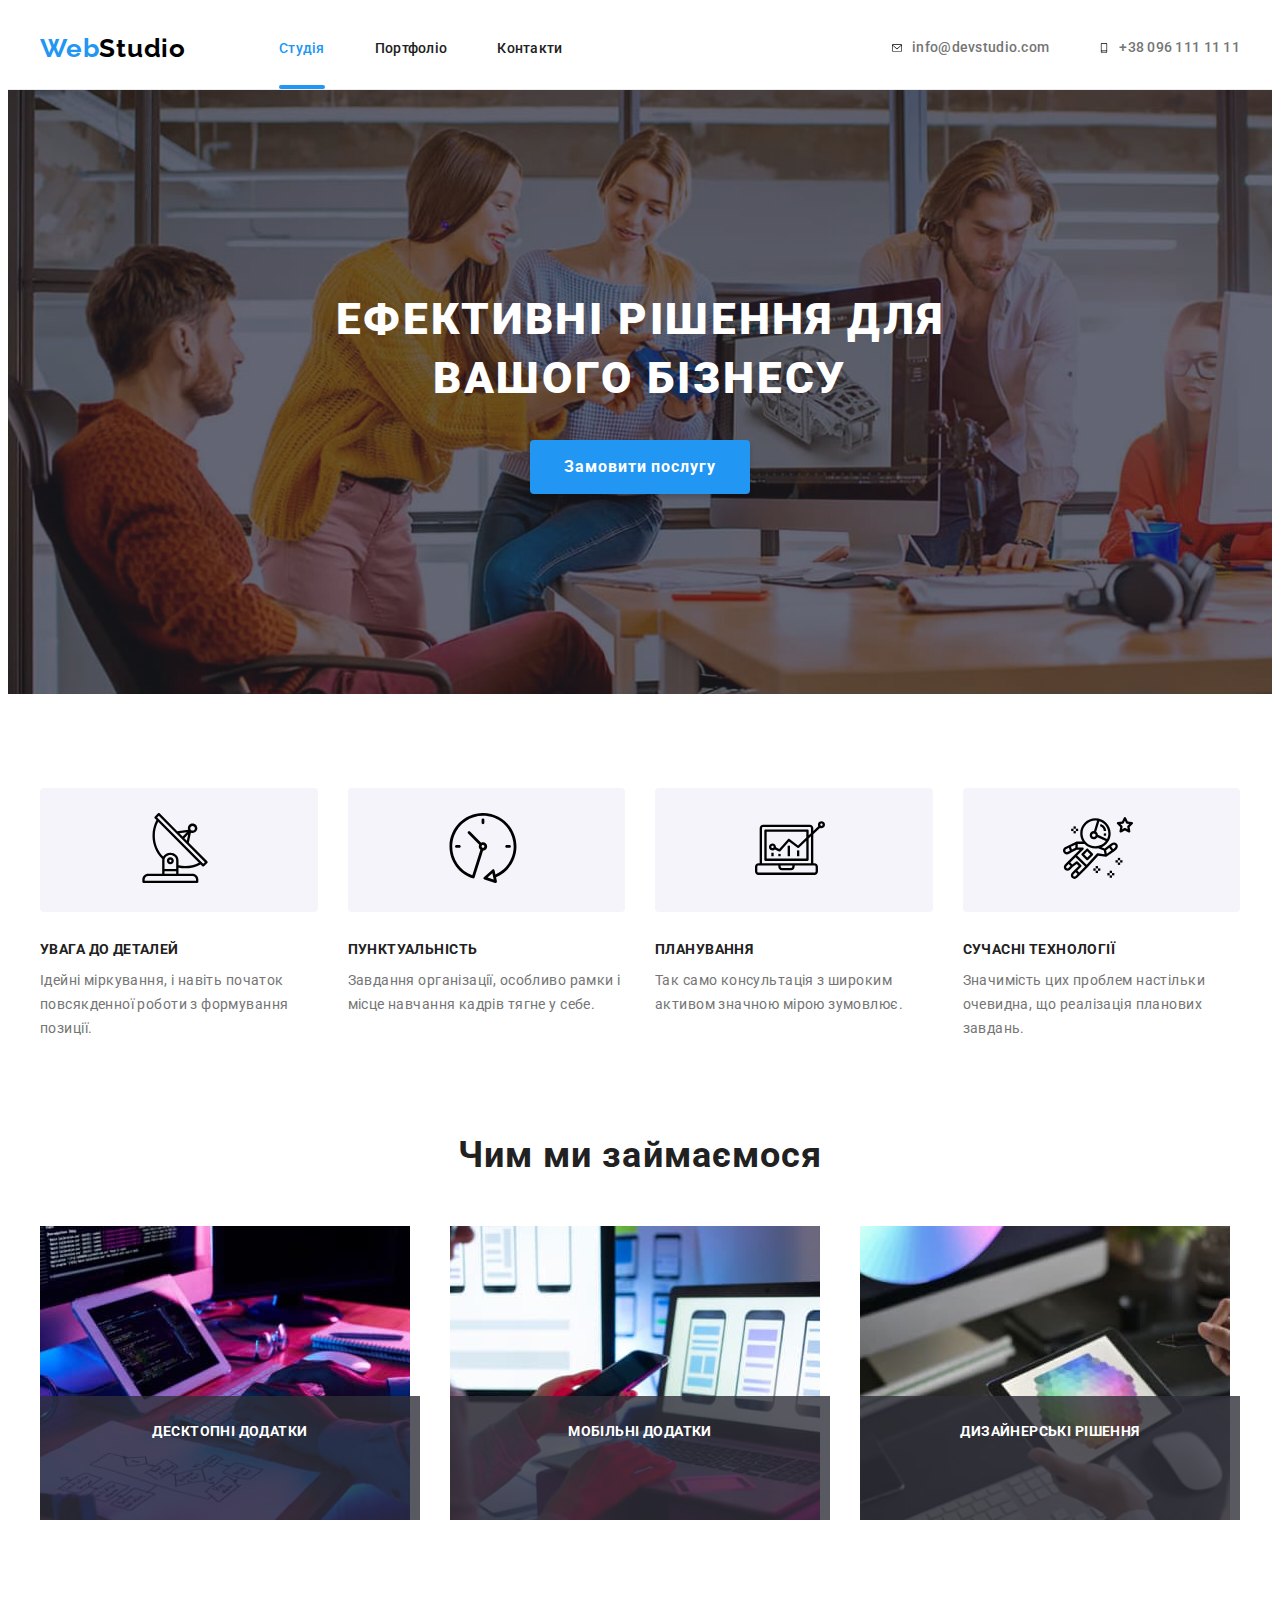
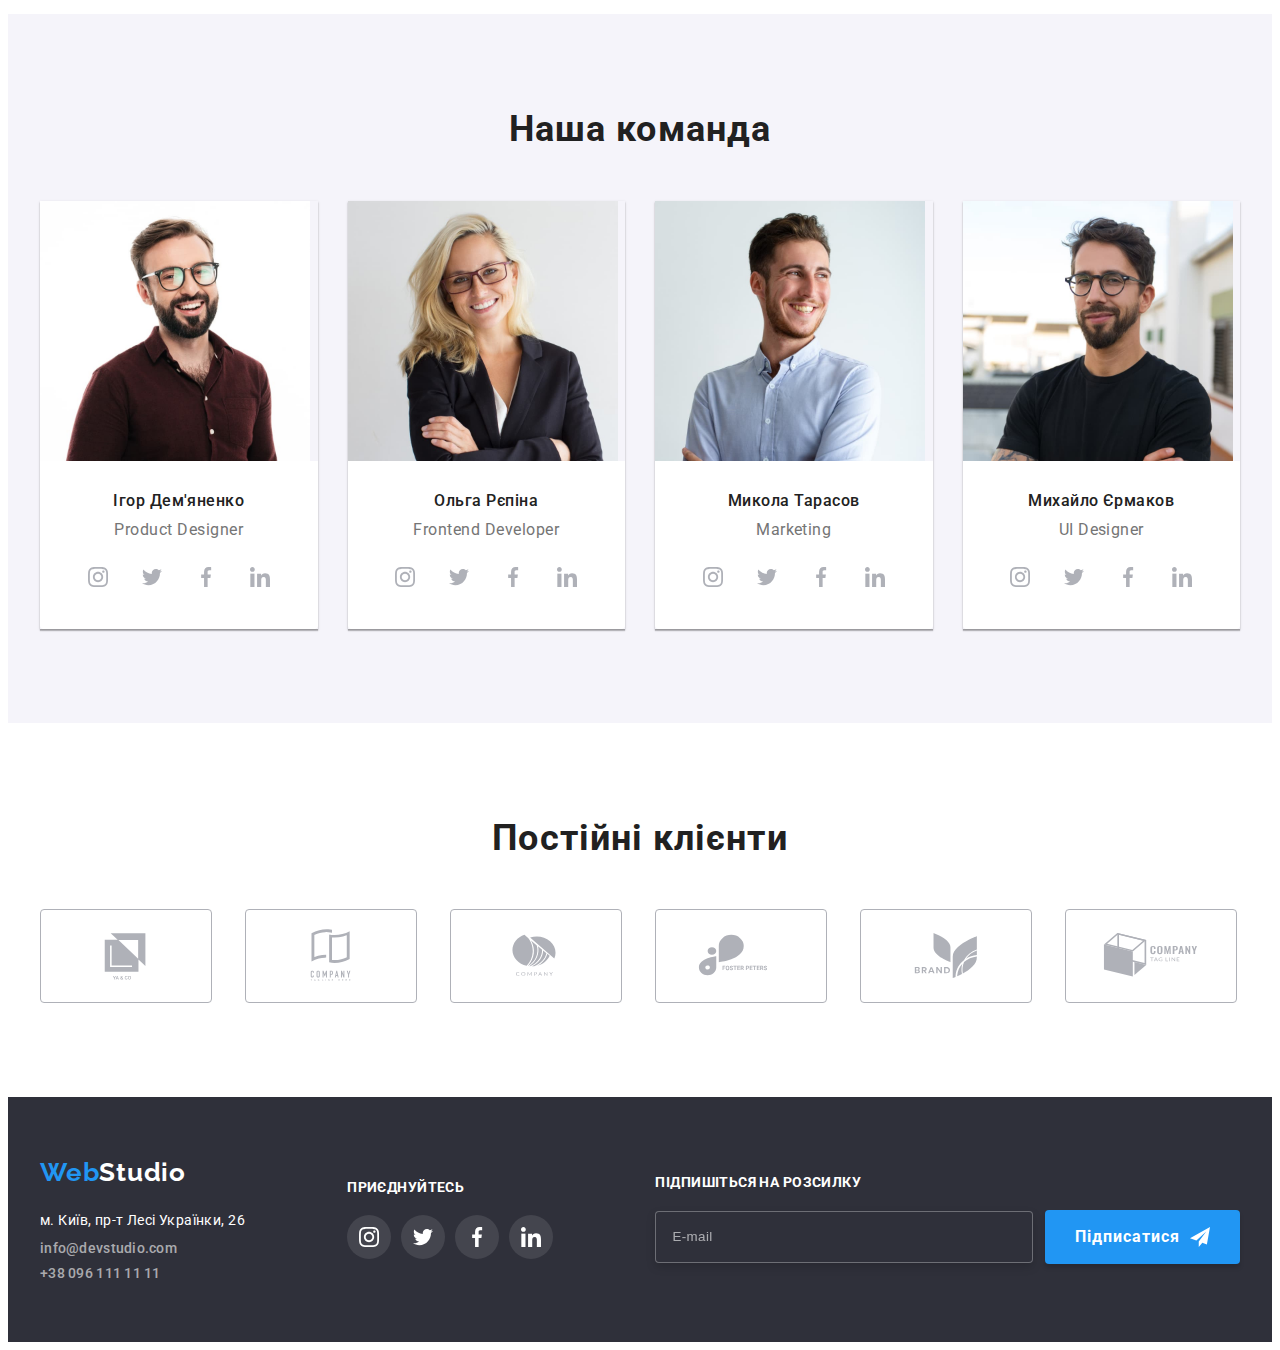
<file: index.htm>
<!DOCTYPE html>
<html lang="uk">
  <head>
    <meta charset="UTF-8" />
    <meta http-equiv="X-UA-Compatible" content="IE=edge" />
    <meta name="viewport" content="width=device-width, initial-scale=1.0" />
    <title>WebStudio</title>
    <link rel="preconnect" href="https://fonts.googleapis.com" />
    <link rel="preconnect" href="https://fonts.gstatic.com" crossorigin />
    <link
      href="https://fonts.googleapis.com/css2?family=Raleway:wght@700&family=Roboto:wght@400;500;700;900&display=swap"
      rel="stylesheet"
    />
    <link
      rel="stylesheet"
      href="https://cdnjs.cloudflare.com/ajax/libs/modern-normalize/1.1.0/modern-normalize.min.css"
      integrity="sha512-wpPYUAdjBVSE4KJnH1VR1HeZfpl1ub8YT/NKx4PuQ5NmX2tKuGu6U/JRp5y+Y8XG2tV+wKQpNHVUX03MfMFn9Q=="
      crossorigin="anonymous"
      referrerpolicy="no-referrer"
    />
    <link rel="stylesheet" href="./css/styles.css" />
  </head>
  <body>
    <!-- ========== Heder ========== -->
    <header class="page-header">
      <div class="container">
        <nav class="page-nav">
          <a class="logo link" href="./index.htm"
            >Web<span class="color-logo-header">Studio</span></a
          >
          <ul class="menu list">
            <li class="menu-item">
              <a
                class="menu-link link text-color-theme-light current"
                href="./index.htm"
                >Студія</a
              >
            </li>
            <li class="menu-item">
              <a
                class="menu-link link text-color-theme-light"
                href="./portfolio.htm"
                >Портфоліо</a
              >
            </li>
            <li class="menu-item">
              <a class="menu-link link text-color-theme-light" href=""
                >Контакти</a
              >
            </li>
          </ul>
        </nav>
        <ul class="list heder-list-contact">
          <li class="contacts-item">
            <a class="contacts-link link" href="mailto:info@devstudio.com">
              <svg class="contacts-icon" width="10" height="16">
                <use href="./images/sprite.svg#icon-envelope"></use>
              </svg>
              info@devstudio.com</a
            >
          </li>
          <li class="contacts-item">
            <a class="contacts-link link" href="tel:+380961111111">
              <svg class="contacts-icon" width="10" height="16">
                <use href="./images/sprite.svg#icon-smartphone"></use>
              </svg>
              +38 096 111 11 11</a
            >
          </li>
        </ul>
      </div>
    </header>
    <main>
      <!-- ========== Hero ========== -->
      <section class="hero section">
        <div class="cotainer">
          <h1 class="main-title">
            Ефективні рішення для <br />
            вашого бізнесу
          </h1>
          <button class="modal-btn" type="button" data-modal-open>
            Замовити послугу
          </button>
        </div>
      </section>
      <!-- ========== Features ========== -->
      <section class="section">
        <div class="container">
          <h2
            class="visually-hidden features-title title text-color-theme-light"
          >
            Особливості
          </h2>
          <ul class="list flex-list">
            <li class="features-item">
              <div class="features-icon">
                <svg class="icon-antenna" width="70px" height="70px">
                  <use href="./images/sprite.svg#icon-antenna"></use>
                </svg>
              </div>
              <h3 class="features-subtitle text-color-theme-light">
                УВАГА ДО ДЕТАЛЕЙ
              </h3>
              <p class="features-text">
                Ідейні міркування, і навіть початок повсякденної роботи з
                формування позиції.
              </p>
            </li>
            <li class="features-item">
              <div class="features-icon">
                <svg class="icon-clock" width="70px" height="70px">
                  <use href="./images/sprite.svg#icon-clock"></use>
                </svg>
              </div>
              <h3 class="features-subtitle text-color-theme-light">
                ПУНКТУАЛЬНІСТЬ
              </h3>
              <p class="features-text">
                Завдання організації, особливо рамки і місце навчання кадрів
                тягне у себе.
              </p>
            </li>
            <li class="features-item">
              <div class="features-icon">
                <svg class="icon-diagram" width="70px" height="70px">
                  <use href="./images/sprite.svg#icon-diagram"></use>
                </svg>
              </div>
              <h3 class="features-subtitle text-color-theme-light">
                ПЛАНУВАННЯ
              </h3>
              <p class="features-text">
                Так само консультація з широким активом значною мірою зумовлює.
              </p>
            </li>
            <li class="features-item">
              <div class="features-icon">
                <svg class="icon-astronaut" width="70px" height="70px">
                  <use href="./images/sprite.svg#icon-astronaut"></use>
                </svg>
              </div>
              <h3 class="features-subtitle text-color-theme-light">
                СУЧАСНІ ТЕХНОЛОГІЇ
              </h3>
              <p class="features-text">
                Значимість цих проблем настільки очевидна, що реалізація
                планових завдань.
              </p>
            </li>
          </ul>
        </div>
      </section>
      <!-- ========== Work ========== -->
      <section class="work section">
        <div class="container">
          <h2 class="title text-color-theme-light">Чим ми займаємося</h2>
          <ul class="list flex-list">
            <li class="work-item">
              <img
                src="./images/main-page/img1.jpg"
                alt="Людина пише код на клавіатурі"
                width="370"
              />
              <p class="row-work">Десктопні додатки</p>
            </li>
            <li class="work-item">
              <img
                src="./images/main-page/img2.jpg"
                alt="Людина тестує верстку"
                width="370"
              />
              <p class="row-work">Мобільні додатки</p>
            </li>
            <li class="work-item">
              <img
                src="./images/main-page/img3.jpg"
                alt="Людина вибирає колір з палітри кольорів"
                width="370"
              />
              <p class="row-work">Дизайнерські рішення</p>
            </li>
          </ul>
        </div>
      </section>
      <!-- ========== Team ========== -->
      <section class="section section-team">
        <div class="container">
          <h2 class="title text-color-theme-light">Наша команда</h2>
          <ul class="list flex-list">
            <li class="team-item">
              <img
                src="./images/main-page/img4.jpg"
                alt="Портрет ИІгор Дем'яненко"
                width="270"
              />
              <div class="team-card-content">
                <h3 class="team-subtitle text-color-theme-light">
                  Ігор Дем'яненко
                </h3>
                <p class="team-text" lang="en">Product Designer</p>
                <ul class="social-list list">
                  <li class="social-list-item">
                    <a href="" class="social-list-link">
                      <svg class="social-list-icon" width="20px" height="20px">
                        <use href="./images/sprite.svg#icon-instagram"></use>
                      </svg>
                    </a>
                  </li>
                  <li class="social-list-item">
                    <a href="" class="social-list-link">
                      <svg class="social-list-icon" width="20px" height="20px">
                        <use href="./images/sprite.svg#icon-twitter"></use>
                      </svg>
                    </a>
                  </li>
                  <li class="social-list-item">
                    <a href="" class="social-list-link">
                      <svg class="social-list-icon" width="20px" height="20px">
                        <use href="./images/sprite.svg#icon-facebook"></use>
                      </svg>
                    </a>
                  </li>
                  <li class="social-list-item">
                    <a href="" class="social-list-link">
                      <svg class="social-list-icon" width="20px" height="20px">
                        <use href="./images/sprite.svg#icon-linkedin"></use>
                      </svg>
                    </a>
                  </li>
                </ul>
              </div>
            </li>
            <li class="team-item">
              <img
                src="./images/main-page/img5.jpg"
                alt="Портрет Ольга Рєпіна"
                width="270"
              />
              <div class="team-card-content">
                <h3 class="team-subtitle text-color-theme-light">
                  Ольга Рєпіна
                </h3>
                <p class="team-text" lang="en">Frontend Developer</p>
                <ul class="social-list list">
                  <li class="social-list-item">
                    <a href="" class="social-list-link">
                      <svg class="social-list-icon" width="20px" height="20px">
                        <use href="./images/sprite.svg#icon-instagram"></use>
                      </svg>
                    </a>
                  </li>
                  <li class="social-list-item">
                    <a href="" class="social-list-link">
                      <svg class="social-list-icon" width="20px" height="20px">
                        <use href="./images/sprite.svg#icon-twitter"></use>
                      </svg>
                    </a>
                  </li>
                  <li class="social-list-item">
                    <a href="" class="social-list-link">
                      <svg class="social-list-icon" width="20px" height="20px">
                        <use href="./images/sprite.svg#icon-facebook"></use>
                      </svg>
                    </a>
                  </li>
                  <li class="social-list-item">
                    <a href="" class="social-list-link">
                      <svg class="social-list-icon" width="20px" height="20px">
                        <use href="./images/sprite.svg#icon-linkedin"></use>
                      </svg>
                    </a>
                  </li>
                </ul>
              </div>
            </li>
            <li class="team-item">
              <img
                src="./images/main-page/img6.jpg"
                alt="Портрет Микола Тарасов"
                width="270"
              />
              <div class="team-card-content">
                <h3 class="team-subtitle text-color-theme-light">
                  Микола Тарасов
                </h3>
                <p class="team-text" lang="en">Marketing</p>
                <ul class="social-list list">
                  <li class="social-list-item">
                    <a href="" class="social-list-link">
                      <svg class="social-list-icon" width="20px" height="20px">
                        <use href="./images/sprite.svg#icon-instagram"></use>
                      </svg>
                    </a>
                  </li>
                  <li class="social-list-item">
                    <a href="" class="social-list-link">
                      <svg class="social-list-icon" width="20px" height="20px">
                        <use href="./images/sprite.svg#icon-twitter"></use>
                      </svg>
                    </a>
                  </li>
                  <li class="social-list-item">
                    <a href="" class="social-list-link">
                      <svg class="social-list-icon" width="20px" height="20px">
                        <use href="./images/sprite.svg#icon-facebook"></use>
                      </svg>
                    </a>
                  </li>
                  <li class="social-list-item">
                    <a href="" class="social-list-link">
                      <svg class="social-list-icon" width="20px" height="20px">
                        <use href="./images/sprite.svg#icon-linkedin"></use>
                      </svg>
                    </a>
                  </li>
                </ul>
              </div>
            </li>
            <li class="team-item">
              <img
                src="./images/main-page/img7.jpg"
                alt="Портрет Михайло Єрмаков"
                width="270"
              />
              <div class="team-card-content">
                <h3 class="team-subtitle text-color-theme-light">
                  Михайло Єрмаков
                </h3>
                <p class="team-text" lang="en">UI Designer</p>
                <ul class="social-list list">
                  <li class="social-list-item">
                    <a href="" class="social-list-link">
                      <svg class="social-list-icon" width="20px" height="20px">
                        <use href="./images/sprite.svg#icon-instagram"></use>
                      </svg>
                    </a>
                  </li>
                  <li class="social-list-item">
                    <a href="" class="social-list-link">
                      <svg class="social-list-icon" width="20px" height="20px">
                        <use href="./images/sprite.svg#icon-twitter"></use>
                      </svg>
                    </a>
                  </li>
                  <li class="social-list-item">
                    <a href="" class="social-list-link">
                      <svg class="social-list-icon" width="20px" height="20px">
                        <use href="./images/sprite.svg#icon-facebook"></use>
                      </svg>
                    </a>
                  </li>
                  <li class="social-list-item">
                    <a href="" class="social-list-link">
                      <svg class="social-list-icon" width="20px" height="20px">
                        <use href="./images/sprite.svg#icon-linkedin"></use>
                      </svg>
                    </a>
                  </li>
                </ul>
              </div>
            </li>
          </ul>
        </div>
      </section>
      <!-- ========== Clients ========== -->
      <section class="section">
        <div class="container">
          <h2 class="title text-color-theme-light">Постійні клієнти</h2>
          <ul class="clients list">
            <li class="client-list">
              <a href="" class="client-list-link">
                <svg class="client-list-icon" width="106px" height="60px">
                  <use href="./images/sprite.svg#icon-company1"></use>
                </svg>
              </a>
            </li>
            <li class="client-list">
              <a href="" class="client-list-link">
                <svg class="client-list-icon" width="106px" height="60px">
                  <use href="./images/sprite.svg#icon-company2"></use>
                </svg>
              </a>
            </li>
            <li class="client-list">
              <a href="" class="client-list-link">
                <svg class="client-list-icon" width="106px" height="60px">
                  <use href="./images/sprite.svg#icon-company3"></use>
                </svg>
              </a>
            </li>
            <li class="client-list">
              <a href="" class="client-list-link">
                <svg class="client-list-icon" width="106px" height="60px">
                  <use href="./images/sprite.svg#icon-company4"></use>
                </svg>
              </a>
            </li>
            <li class="client-list">
              <a href="" class="client-list-link">
                <svg class="client-list-icon" width="106px" height="60px">
                  <use href="./images/sprite.svg#icon-company5"></use>
                </svg>
              </a>
            </li>
            <li class="client-list">
              <a href="" class="client-list-link">
                <svg class="client-list-icon" width="106px" height="60px">
                  <use href="./images/sprite.svg#icon-company6"></use>
                </svg>
              </a>
            </li>
          </ul>
        </div>
      </section>
    </main>
    <!-- ========== Footer ========== -->
    <footer class="footer">
      <div class="container">
        <div class="footer-address">
          <a class="link logo footer-logo" href="index.htm"
            >Web<span class="color-logo-footer">Studio</span></a
          >
          <address class="address">
            <ul class="list">
              <li class="address-item">
                <a
                  class="link address-link"
                  href="https://goo.gl/maps/fsub52RNhxcqtSha8"
                  target="_blank"
                  rel="noopener noreferrer"
                >
                  м. Київ, пр-т Лесі Українки, 26</a
                >
              </li>
              <li class="address-item">
                <a
                  class="contacts-link link contact-color"
                  href="mailto:info@devstudio.com"
                  >info@devstudio.com</a
                >
              </li>
              <li class="address-item">
                <a
                  class="contacts-link link contact-color"
                  href="tel:+380961111111"
                  >+38 096 111 11 11</a
                >
              </li>
            </ul>
          </address>
        </div>
        <div>
          <p class="footer-text">Приєднуйтесь</p>
          <ul class="list footer-social-list">
            <li class="footer-social-item">
              <a href="" class="footer-icon-link">
                <svg class="footer-social-link-icon" width="20px" height="20px">
                  <use href="./images/sprite.svg#icon-instagram"></use>
                </svg>
              </a>
            </li>
            <li class="footer-social-item">
              <a href="" class="footer-icon-link">
                <svg class="footer-social-link-icon" width="20px" height="20px">
                  <use href="./images/sprite.svg#icon-twitter"></use>
                </svg>
              </a>
            </li>
            <li class="footer-social-item">
              <a href="" class="footer-icon-link">
                <svg class="footer-social-link-icon" width="20px" height="20px">
                  <use href="./images/sprite.svg#icon-facebook"></use>
                </svg>
              </a>
            </li>
            <li class="footer-social-item">
              <a href="" class="footer-icon-link">
                <svg class="footer-social-link-icon" width="20px" height="20px">
                  <use href="./images/sprite.svg#icon-linkedin"></use>
                </svg>
              </a>
            </li>
          </ul>
        </div>
        <div class="footer-mailing">
          <p class="footer-form-text">Підпишіться на розсилку</p>
          <form class="footer-form">
            <label>
              <input
                class="footer-form-input"
                type="email"
                name="email"
                placeholder="E-mail"
                pattern="[a-z0-9._%+-]+@[a-z0-9.-]+\.[a-z]{2,4}$"
                title="example@gmail.com"
              />
            </label>
            <button type="submit" class="footer-form-btn">
              <span> Підписатися </span>
              <svg class="footer-social-link-icon" width="20px" height="20px">
                <use href="./images/sprite.svg#icon-telegram"></use>
              </svg>
            </button>
          </form>
        </div>
      </div>
    </footer>
    <!-- ========== modal window ========== -->
    <div class="backdrop is-hidden" data-modal>
      <div class="modal">
        <button type="button" class="modal-close-btn" data-modal-close>
          <svg class="modal-close-btn-icon" width="18" height="18">
            <use href="./images/sprite.svg#close-modal"></use>
          </svg>
        </button>
        <p class="modal-text">Залиште свої дані, ми вам передзвонимо</p>
        <form class="modal-form">
          <label class="modal-form-field">
            <span class="label-text">Ім'я</span>
            <span class="modal-form-input-wrapper">
              <input
                type="text"
                name="user_name"
                class="modal-form-input"
                required
                pattern="[a-zA-Zа-яА-Я]+"
                minlength="2"
              />

              <svg class="modal-form-input-icon" width="18" height="18">
                <use href="./images/sprite.svg#icon-person"></use>
              </svg>
            </span>
          </label>
          <label class="modal-form-field">
            <span class="label-text">Телефон</span>
            <span class="modal-form-input-wrapper">
              <input
                type="tel"
                name="user_phone"
                class="modal-form-input"
                required
                pattern="[0-9]{3}-[0-9]{3}-[0-9]{2}-[0-9]{2}"
                title="xxx-xxx-xx-xx"
              />
              <svg class="modal-form-input-icon" width="18" height="18">
                <use href="./images/sprite.svg#icon-phone"></use>
              </svg>
            </span>
          </label>
          <label class="modal-form-field">
            <span class="label-text">Пошта</span>
            <span class="modal-form-input-wrapper">
              <input
                type="email"
                name="user_email"
                class="modal-form-input"
                pattern="[a-z0-9._%+-]+@[a-z0-9.-]+\.[a-z]{2,4}$"
                title="example@gmail.com"
              />
              <svg class="modal-form-input-icon" width="18" height="18">
                <use href="./images/sprite.svg#icon-email"></use>
              </svg>
            </span>
          </label>
          <label class="modal-form-field">
            <span class="label-text">Коментар</span>
            <textarea
              name="user_messager"
              class="modal-form-message"
              placeholder="Введіть текст"
            ></textarea>
          </label>

          <label class="modal-form-check-desc">
            <input
              type="checkbox"
              name="user_policy"
              class="modal-form-check visually-hidden"
            />
            <svg class="modal-form-check-icon" width="16" height="15">
              <use href="./images/sprite.svg#icon-check"></use>
            </svg>
            <span class="user-policy-text"
              >Погоджуюся з розсилкою та приймаю&nbsp;
            </span>
            <a href="" class="link-user-policy">Умови договору</a>
          </label>
          <button type="submit" class="modal-form-submit">Відправити</button>
        </form>
      </div>
    </div>

    <script src="./js/modal.js"></script>
  </body>
</html>
</file>
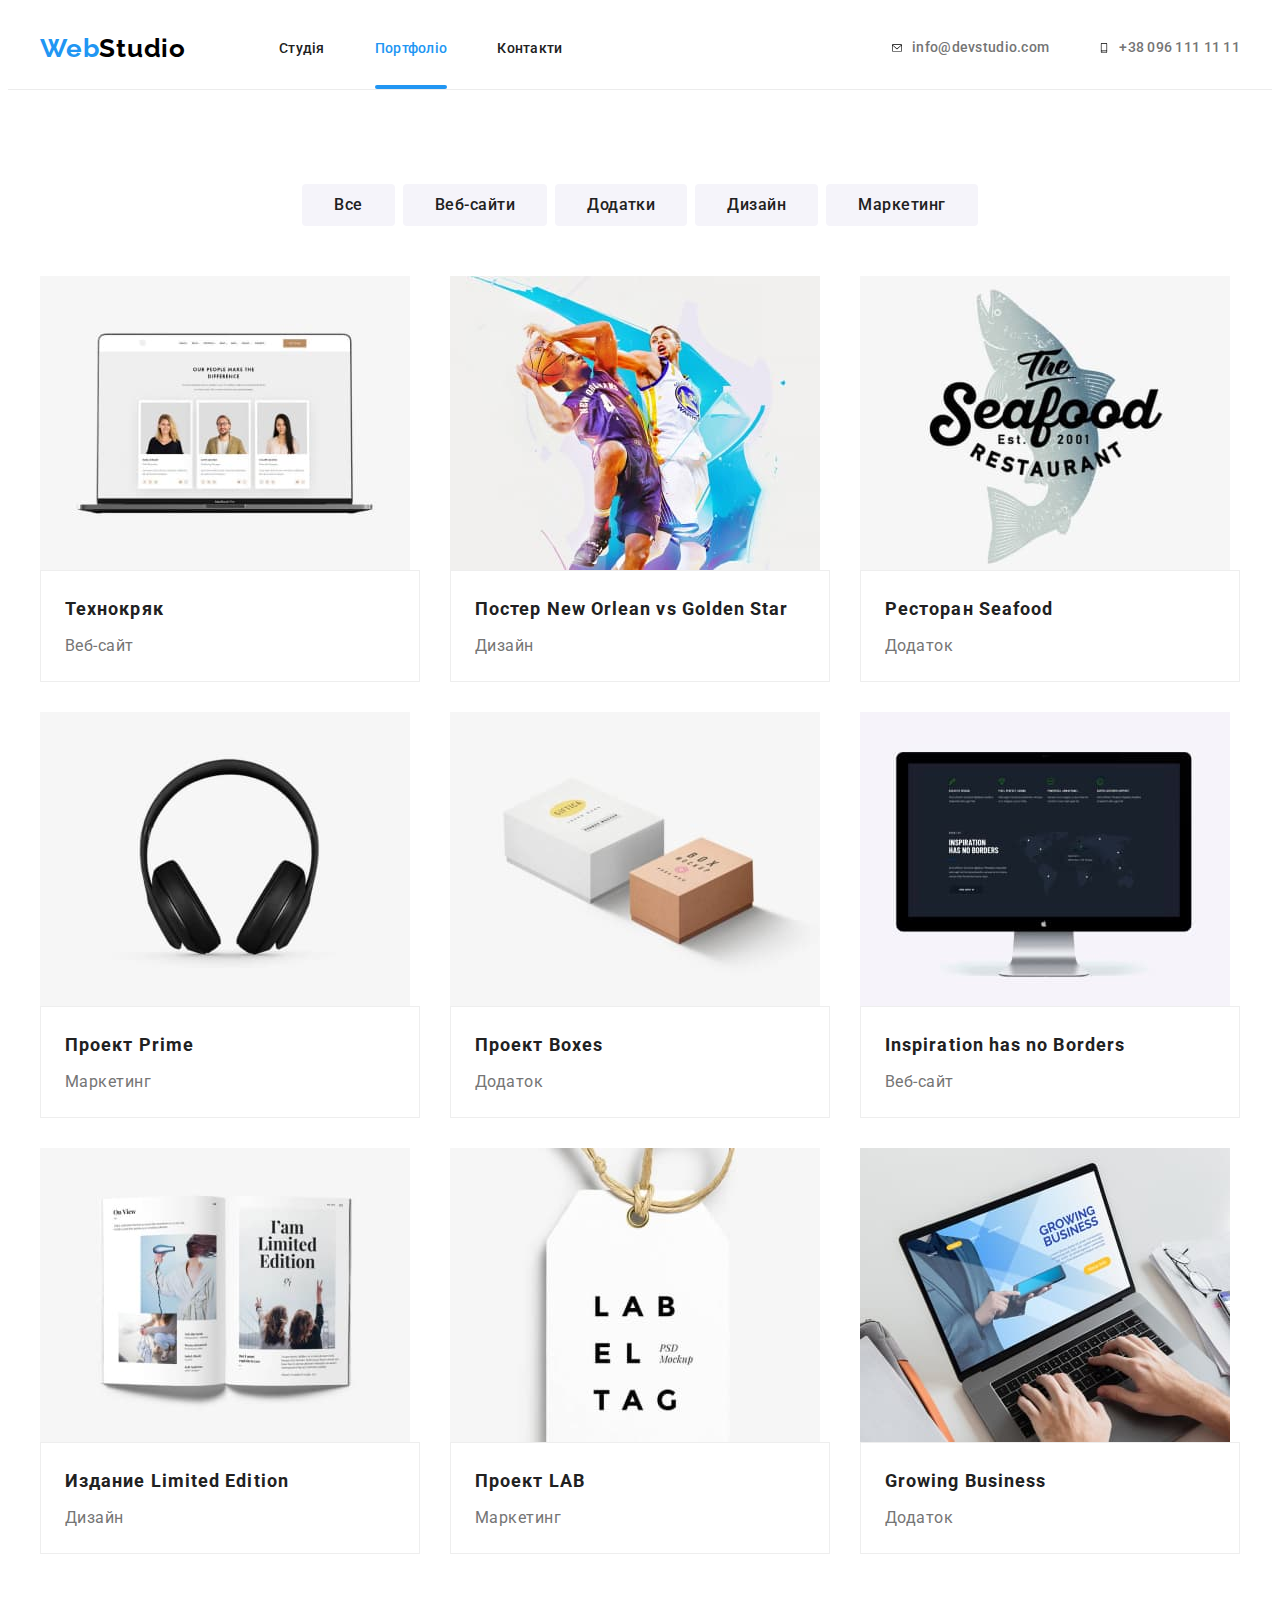
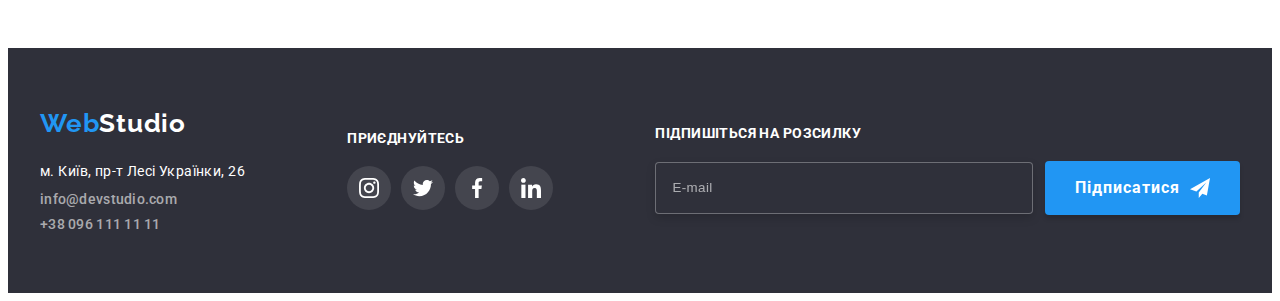
<file: portfolio.htm>
<!DOCTYPE html>
<html lang="uk">
  <head>
    <meta charset="UTF-8" />
    <meta http-equiv="X-UA-Compatible" content="IE=edge" />
    <meta name="viewport" content="width=device-width, initial-scale=1.0" />
    <title>WebStudio</title>
    <link rel="preconnect" href="https://fonts.googleapis.com" />
    <link rel="preconnect" href="https://fonts.gstatic.com" crossorigin />
    <link
      href="https://fonts.googleapis.com/css2?family=Raleway:wght@700&family=Roboto:wght@400;500;700;900&display=swap"
      rel="stylesheet"
    />
    <link
      rel="stylesheet"
      href="https://cdnjs.cloudflare.com/ajax/libs/modern-normalize/1.1.0/modern-normalize.min.css"
      integrity="sha512-wpPYUAdjBVSE4KJnH1VR1HeZfpl1ub8YT/NKx4PuQ5NmX2tKuGu6U/JRp5y+Y8XG2tV+wKQpNHVUX03MfMFn9Q=="
      crossorigin="anonymous"
      referrerpolicy="no-referrer"
    />
    <link rel="stylesheet" href="./css/styles.css" />
  </head>
  <body>
    <!-- ========== Heder ========== -->
    <header class="page-header">
      <div class="container">
        <nav class="page-nav">
          <a class="logo link" href="./index.htm"
            >Web<span class="color-logo-header">Studio</span></a
          >
          <ul class="menu list">
            <li class="menu-item">
              <a
                class="menu-link link text-color-theme-light"
                href="./index.htm"
                >Студія</a
              >
            </li>
            <li class="menu-item">
              <a
                class="menu-link link text-color-theme-light current"
                href="./portfolio.htm"
                >Портфоліо</a
              >
            </li>
            <li class="menu-item">
              <a class="menu-link link text-color-theme-light" href=""
                >Контакти</a
              >
            </li>
          </ul>
        </nav>
        <ul class="list heder-list-contact">
          <li class="contacts-item">
            <a class="contacts-link link" href="mailto:info@devstudio.com">
              <svg class="contacts-icon" width="10" height="16">
                <use href="./images/sprite.svg#icon-envelope"></use>
              </svg>
              info@devstudio.com</a
            >
          </li>
          <li class="contacts-item">
            <a class="contacts-link link" href="tel:+380961111111">
              <svg class="contacts-icon" width="10" height="16">
                <use href="./images/sprite.svg#icon-smartphone"></use>
              </svg>
              +38 096 111 11 11</a
            >
          </li>
        </ul>
      </div>
    </header>
    <main>
      <!-- ========== Portfolio ==========-->
      <section class="section">
        <div class="container">
          <h1 class="portfolio-title visually-hidden">Портфоліо</h1>
          <ul class="list list-button">
            <li class="button-item">
              <button class="text-color-theme-light filter-btn" type="button">
                Все
              </button>
            </li>
            <li class="button-item">
              <button class="text-color-theme-light filter-btn" type="button">
                Веб-сайти
              </button>
            </li>
            <li class="button-item">
              <button class="text-color-theme-light filter-btn" type="button">
                Додатки
              </button>
            </li>
            <li class="button-item">
              <button class="text-color-theme-light filter-btn" type="button">
                Дизайн
              </button>
            </li>
            <li class="button-item">
              <button class="text-color-theme-light filter-btn" type="button">
                Маркетинг
              </button>
            </li>
          </ul>
          <ul class="list img-list">
            <li class="img-item">
              <a href="" class="img-link link">
                <div class="img-item-wrapper">
                  <img
                    src="./images/portfolio/website1.jpg"
                    alt="Сайт на мониторе ноутбука"
                    width="370"
                    height="294"
                  />
                  <p class="overlay">
                    Ресурс пропонує комплексні пропозиції з різним рівнем
                    функціоналу та сервісів. Все це дозволить відвідувачу
                    отримати вичерпні відомості про компанію чи приватну особу.
                  </p>
                </div>

                <div class="gallery-card">
                  <h2 class="gallery-subtitle text-color-theme-light">
                    Технокряк
                  </h2>
                  <p class="gallery-text">Веб-сайт</p>
                </div>
              </a>
            </li>
            <li class="img-item">
              <a href="" class="link img-link">
                <div class="img-item-wrapper">
                  <img
                    src="./images/portfolio/design1.jpg"
                    alt="Два баскетболиста"
                    width="370"
                    height="294"
                  />
                  <p class="overlay">
                    Ресурс пропонує комплексні пропозиції з різним рівнем
                    функціоналу та сервісів. Все це дозволить відвідувачу
                    отримати вичерпні відомості про компанію чи приватну особу.
                  </p>
                </div>

                <div class="gallery-card">
                  <h2 class="gallery-subtitle text-color-theme-light">
                    Постер <span lang="en">New Orlean vs Golden Star</span>
                  </h2>
                  <p class="gallery-text">Дизайн</p>
                </div>
              </a>
            </li>
            <li class="img-item">
              <a href="" class="link img-link">
                <div class="img-item-wrapper">
                  <img
                    src="./images/portfolio/application1.jpg"
                    alt="Ємблема ресторана"
                    width="370"
                    height="294"
                  />
                  <p class="overlay">
                    Ресурс пропонує комплексні пропозиції з різним рівнем
                    функціоналу та сервісів. Все це дозволить відвідувачу
                    отримати вичерпні відомості про компанію чи приватну особу.
                  </p>
                </div>

                <div class="gallery-card">
                  <h2 class="gallery-subtitle text-color-theme-light">
                    Ресторан <span lang="en">Seafood</span>
                  </h2>
                  <p class="gallery-text">Додаток</p>
                </div>
              </a>
            </li>
            <li class="img-item">
              <a href="" class="link img-link">
                <div class="img-item-wrapper">
                  <img
                    src="./images/portfolio/marketing1.jpg"
                    alt="Наушники"
                    width="370"
                    height="294"
                  />
                  <p class="overlay">
                    Ресурс пропонує комплексні пропозиції з різним рівнем
                    функціоналу та сервісів. Все це дозволить відвідувачу
                    отримати вичерпні відомості про компанію чи приватну особу.
                  </p>
                </div>

                <div class="gallery-card">
                  <h2 class="gallery-subtitle text-color-theme-light">
                    Проект <span lang="en">Prime</span>
                  </h2>
                  <p class="gallery-text">Маркетинг</p>
                </div>
              </a>
            </li>
            <li class="img-item">
              <a href="" class="link img-link">
                <div class="img-item-wrapper">
                  <img
                    src="./images/portfolio/application2.jpg"
                    alt="Два бокса"
                    width="370"
                    height="294"
                  />
                  <p class="overlay">
                    Ресурс пропонує комплексні пропозиції з різним рівнем
                    функціоналу та сервісів. Все це дозволить відвідувачу
                    отримати вичерпні відомості про компанію чи приватну особу.
                  </p>
                </div>

                <div class="gallery-card">
                  <h2 class="gallery-subtitle text-color-theme-light">
                    Проект <span lang="en">Boxes</span>
                  </h2>
                  <p class="gallery-text">Додаток</p>
                </div>
              </a>
            </li>
            <li class="img-item">
              <a href="" class="link img-link">
                <div class="img-item-wrapper">
                  <img
                    src="./images/portfolio/website2.jpg"
                    alt="Монитор"
                    width="370"
                    height="294"
                  />
                  <p class="overlay">
                    Ресурс пропонує комплексні пропозиції з різним рівнем
                    функціоналу та сервісів. Все це дозволить відвідувачу
                    отримати вичерпні відомості про компанію чи приватну особу.
                  </p>
                </div>

                <div class="gallery-card">
                  <h2 class="gallery-subtitle text-color-theme-light" lang="en">
                    Inspiration has no Borders
                  </h2>
                  <p class="gallery-text">Веб-сайт</p>
                </div>
              </a>
            </li>
            <li class="img-item">
              <a href="" class="link img-link">
                <div class="img-item-wrapper">
                  <img
                    src="./images/portfolio/design2.jpg"
                    alt="Журнал"
                    width="370"
                    height="294"
                  />
                  <p class="overlay">
                    Ресурс пропонує комплексні пропозиції з різним рівнем
                    функціоналу та сервісів. Все це дозволить відвідувачу
                    отримати вичерпні відомості про компанію чи приватну особу.
                  </p>
                </div>

                <div class="gallery-card">
                  <h2 class="gallery-subtitle text-color-theme-light">
                    Издание <span lang="en">Limited Edition</span>
                  </h2>
                  <p class="gallery-text">Дизайн</p>
                </div>
              </a>
            </li>
            <li class="img-item">
              <a href="" class="link img-link">
                <div class="img-item-wrapper">
                  <img
                    src="./images/portfolio/marketing2.jpg"
                    alt="Визитка проекта"
                    width="370"
                    height="294"
                  />
                  <p class="overlay">
                    Ресурс пропонує комплексні пропозиції з різним рівнем
                    функціоналу та сервісів. Все це дозволить відвідувачу
                    отримати вичерпні відомості про компанію чи приватну особу.
                  </p>
                </div>

                <div class="gallery-card">
                  <h2 class="gallery-subtitle text-color-theme-light">
                    Проект <span lang="en">LAB</span>
                  </h2>
                  <p class="gallery-text">Маркетинг</p>
                </div>
              </a>
            </li>
            <li class="img-item">
              <a href="" class="link img-link">
                <div class="img-item-wrapper">
                  <img
                    src="./images/portfolio/application3.jpg"
                    alt="Человек работает на ноутбуке"
                    width="370"
                    height="294"
                  />
                  <p class="overlay">
                    Ресурс пропонує комплексні пропозиції з різним рівнем
                    функціоналу та сервісів. Все це дозволить відвідувачу
                    отримати вичерпні відомості про компанію чи приватну особу.
                  </p>
                </div>

                <div class="gallery-card">
                  <h2 class="gallery-subtitle text-color-theme-light" lang="en">
                    Growing Business
                  </h2>
                  <p class="gallery-text">Додаток</p>
                </div>
              </a>
            </li>
          </ul>
        </div>
      </section>
    </main>
    <!-- ========== Footer ========== -->
    <footer class="footer">
      <div class="container">
        <div class="footer-address">
          <a class="link logo footer-logo" href="index.htm"
            >Web<span class="color-logo-footer">Studio</span></a
          >
          <address class="address">
            <ul class="list">
              <li class="address-item">
                <a
                  class="link address-link"
                  href="https://goo.gl/maps/fsub52RNhxcqtSha8"
                  target="_blank"
                  rel="noopener noreferrer"
                >
                  м. Київ, пр-т Лесі Українки, 26</a
                >
              </li>
              <li class="address-item">
                <a
                  class="contacts-link link contact-color"
                  href="mailto:info@devstudio.com"
                  >info@devstudio.com</a
                >
              </li>
              <li class="address-item">
                <a
                  class="contacts-link link contact-color"
                  href="tel:+380961111111"
                  >+38 096 111 11 11</a
                >
              </li>
            </ul>
          </address>
        </div>
        <div>
          <p class="footer-text">Приєднуйтесь</p>
          <ul class="list footer-social-list">
            <li class="footer-social-item">
              <a href="" class="footer-icon-link">
                <svg class="footer-social-link-icon" width="20px" height="20px">
                  <use href="./images/sprite.svg#icon-instagram"></use>
                </svg>
              </a>
            </li>
            <li class="footer-social-item">
              <a href="" class="footer-icon-link">
                <svg class="footer-social-link-icon" width="20px" height="20px">
                  <use href="./images/sprite.svg#icon-twitter"></use>
                </svg>
              </a>
            </li>
            <li class="footer-social-item">
              <a href="" class="footer-icon-link">
                <svg class="footer-social-link-icon" width="20px" height="20px">
                  <use href="./images/sprite.svg#icon-facebook"></use>
                </svg>
              </a>
            </li>
            <li class="footer-social-item">
              <a href="" class="footer-icon-link">
                <svg class="footer-social-link-icon" width="20px" height="20px">
                  <use href="./images/sprite.svg#icon-linkedin"></use>
                </svg>
              </a>
            </li>
          </ul>
        </div>
        <div class="footer-mailing">
          <p class="footer-form-text">Підпишіться на розсилку</p>
          <form class="footer-form">
            <label>
              <input
                class="footer-form-input"
                type="email"
                name="email"
                placeholder="E-mail"
                pattern="[a-z0-9._%+-]+@[a-z0-9.-]+\.[a-z]{2,4}$"
                title="example@gmail.com"
              />
            </label>
            <button type="submit" class="footer-form-btn">
              <span> Підписатися </span>
              <svg class="footer-social-link-icon" width="20px" height="20px">
                <use href="./images/sprite.svg#icon-telegram"></use>
              </svg>
            </button>
          </form>
        </div>
      </div>
    </footer>
  </body>
</html>
</file>
<file: css/styles.css>
:root {
  --primary-font: "Roboto", sans-serif;
  --secondary-font: "Raleway", sans-serif;
  --primary-text-color-theme-dark: #ffffff;
  --primary-text-color-theme-light: #212121;
  --secondary-text-color-theme-light: #757575;
  --accent-color: #2196f3;
  --primary-color-logo: #2196f3;
  --color-logo-header: #000000;
  --color-logo-footer: #ffffff;
  --color-button: #2196f3;
  --color-button-accent: #188ce8;
  --color-container: #2f303a;
  --color-filter-btn: #f5f4fa;
  --color-filter-btn-accent: #2196f3;
  --contact-color: rgba(255, 255, 255, 0.6);
  --color-section-team: #f5f4fa;
  --card-color: #ffffff;
  --color-border-gallery: #eeeeee;
  --color-hero: #c4c4c4;
  --color-feature: #f5f4fa;
  --color-heder: #ffffff;
  --color-section: #ffffff;
  --color-border-heder: #ececec;
  --color-social-list-icon: #afb1b8;
  --color-bg-icon: #ffffff;
  --color-social-icon-hover: #ffffff;
  --color-social-icon-footer: #ffffff;
  --color-bg-social-icon-footer: rgba(255, 255, 255, 0.1);
  --color-border-client-list: #afb1b8;
  --color-client-list: #afb1b8;
  --transition-duration-and-func: 250ms cubic-bezier(0.4, 0, 0.2, 1);
  --background-color-overlay: rgba(33, 150, 243, 0.9);
  --color-bg-modal-form-check: #ffff;
}

.list {
  margin: 0;
  padding: 0;
  padding-left: 0;
  list-style: none;
}

.link {
  text-decoration: none;
}
h1,
h2,
h3,
h4,
p {
  margin: 0;
  padding: 0;
}
img {
  display: block;
  max-width: 100%;
  height: auto;
}
body {
  font-family: var(--primary-font);
  color: var(--secondary-text-color-theme-light);
}
.text-color-theme-light {
  color: var(--primary-text-color-theme-light);
}
.current {
  color: var(--accent-color);
}
.current::after {
  content: " ";
  display: block;
  position: absolute;
  bottom: 0;
  left: 0;
  width: 100%;
  height: 4px;
  background: var(--accent-color);
  border-radius: 2px;
}
.page-nav {
  display: flex;
  align-items: center;
}
.menu {
  display: flex;
  margin-left: 93px;
}

.page-header .container {
  display: flex;
  align-items: center;
}
.heder-list-contact {
  display: flex;
  margin-left: auto;
}
.menu-item:not(:last-child) {
  margin-right: 50px;
}
.contacts-item:not(:last-child) {
  margin-right: 50px;
}

.page-header {
  border-bottom: 1px solid var(--color-border-heder);
  background-color: var(--color-heder);
}
.logo {
  font-family: var(--secondary-font);
  font-weight: 700;
  font-size: 26px;
  line-height: 1.19;
  letter-spacing: 0.03em;
  color: var(--primary-color-logo);
}
.color-logo-header {
  color: var(--color-logo-header);
}

.menu-link {
  display: flex;
  position: relative;
  padding-top: 32px;
  padding-bottom: 32px;
  font-weight: 500;
  font-size: 14px;
  line-height: 1.19;
  letter-spacing: 0.02em;
  transition: color var(--transition-duration-and-func);
}
.menu-link:hover,
.menu-link:focus {
  color: var(--accent-color);
}
.contacts-link {
  display: flex;
  align-items: center;
  font-weight: 500;
  font-size: 14px;
  text-align: center;
  line-height: 1.14;
  letter-spacing: 0.02em;
  color: var(--secondary-text-color-theme-light);
  transition: color var(--transition-duration-and-func);
}
.contacts-link:hover,
.contacts-link:focus {
  color: var(--accent-color);
}
.contacts-link:hover .contacts-icon,
.contacts-link:focus .contacts-icon {
  fill: var(--accent-color);
}
.contacts-icon {
  margin-right: 10px;
  transition: fill var(--transition-duration-and-func);
}
.main-title {
  margin-bottom: 31px;
  font-weight: 900;
  font-size: 44px;
  line-height: 1.36;
  letter-spacing: 0.06em;
  text-transform: uppercase;
  color: var(--primary-text-color-theme-dark);
}
.modal-btn {
  padding-top: 10px;
  padding-bottom: 10px;
  padding-left: 32px;
  padding-right: 32px;
  font-family: inherit;
  font-weight: 700;
  font-size: 16px;
  line-height: 1.88;
  letter-spacing: 0.06em;
  background: var(--color-button);
  box-shadow: 0px 4px 4px rgba(0, 0, 0, 0.15);
  border-radius: 4px;
  border-color: transparent;
  transition: background var(--transition-duration-and-func),
    box-shadow var(--transition-duration-and-func),
    border-radius var(--transition-duration-and-func);

  color: var(--primary-text-color-theme-dark);
  cursor: pointer;
}
.modal-btn:hover,
.modal-btn:focus {
  background: var(--color-button-accent);
  box-shadow: 0px 4px 4px rgba(0, 0, 0, 0.15);
  border-radius: 4px;
}
.container {
  margin-left: auto;
  margin-right: auto;
  width: 1200px;
  padding-left: 15px;
  padding-right: 15px;
}
.section {
  padding-top: 94px;
  padding-bottom: 94px;
  background-color: var(--color-section);
}
.section.work {
  padding-top: 0px;
}
.hero.section {
  padding-top: 200px;
  padding-bottom: 200px;
}
.hero {
  text-align: center;
  max-width: 1600px;
  margin-right: auto;
  margin-left: auto;
  background-image: linear-gradient(
      rgba(47, 48, 58, 0.4),
      rgba(47, 48, 58, 0.4)
    ),
    url(../images/bg/bg-hero.jpg);
  background-size: cover;
  background-color: var(--color-hero);
}
.title {
  margin-bottom: 50px;
  font-size: 36px;
  line-height: 1.17;
  text-align: center;
  letter-spacing: 0.03em;
  font-weight: 700;
}
.visually-hidden {
  width: 1px;
  height: 1px;
  margin: -1px;
  border: 0;
  position: absolute;
  padding: 0;
  white-space: nowrap;
  clip-path: inset(100%);
  clip: rect(0 0 0 0);
  overflow: hidden;
}
.flex-list {
  display: flex;
  flex-wrap: wrap;
  gap: 30px;
}
.features-item {
  flex-basis: calc((100% - 90px) / 4);
}
.features-subtitle {
  margin-bottom: 10px;
  font-weight: 700;
  font-size: 14px;
  line-height: 1.14;
  letter-spacing: 0.03em;
  text-transform: uppercase;
}
.features-icon {
  margin-bottom: 30px;
  background-color: var(--color-feature);
  border-radius: 4px;
  padding-top: 25px;
  padding-bottom: 25px;
  padding-right: 100px;
  padding-left: 100px;
}

.features-text {
  font-size: 14px;
  line-height: 24px;
  letter-spacing: 0.03em;
}
.team-subtitle {
  margin-bottom: 10px;
  font-size: 16px;
  line-height: 1.19;
  text-align: center;
  letter-spacing: 0.03em;
  font-weight: 500;
}
.team-card-content {
  padding-top: 30px;
  padding-bottom: 30px;
  background: var(--card-color);
  border-radius: 0px 0px 4px 4px;
}
.row-work {
  position: absolute;
  padding-top: 27px;
  padding-bottom: 27px;
  font-weight: 700;
  font-size: 14px;
  line-height: 16px;
  text-align: center;
  letter-spacing: 0.03em;
  text-transform: uppercase;
  color: var(--primary-text-color-theme-dark);
  background: rgba(47, 48, 58, 0.8);
  left: 0%;
  bottom: 0%;
  width: 100%;
  height: 70px;
}
.work-item {
  position: relative;
  flex-basis: calc((100% - 60px) / 3);
}

.section-team {
  background: var(--color-section-team);
}

.team-item {
  flex-basis: calc((100% - 90px) / 4);
  box-shadow: 0px 1px 3px rgba(0, 0, 0, 0.12), 0px 1px 1px rgba(0, 0, 0, 0.14),
    0px 2px 1px rgba(0, 0, 0, 0.2);
}

.team-text {
  margin-bottom: 16px;
  line-height: 1.19;
  text-align: center;
  letter-spacing: 0.03em;
}
.social-list {
  display: flex;
  justify-content: center;
  gap: 10px;
}
.social-list-link {
  display: flex;
  justify-content: center;
  align-items: center;
  width: 44px;
  height: 44px;
  border-radius: 50%;
  background-color: var(--color-bg-icon);
  transition: background-color var(--transition-duration-and-func);
}
.social-list-link:hover,
.social-list-link:focus {
  background-color: var(--accent-color);
}

.social-list-icon {
  fill: var(--color-social-list-icon);
  transition: fill var(--transition-duration-and-func);
}

.social-list-link:hover .social-list-icon,
.social-list-link:focus .social-list-icon {
  fill: var(--color-social-icon-hover);
}
.clients {
  display: flex;
  flex-wrap: wrap;
  gap: 30px;
}
.client-list {
  flex-basis: calc((100% - 150px) / 6);
}
.client-list-link {
  display: flex;
  width: 170px;
  height: 92px;
  justify-content: center;
  align-items: center;
  border: 1px solid var(--color-border-client-list);
  border-radius: 4px;
  transition: border-color var(--transition-duration-and-func),
    outline var(--transition-duration-and-func);
}
.client-list-icon {
  fill: var(--color-client-list);
  transition: fill var(--transition-duration-and-func);
}
.client-list-link:hover .client-list-icon,
.client-list-link:focus .client-list-icon {
  fill: var(--accent-color);
}
.client-list-link:hover,
.client-list-link:focus {
  border-color: var(--accent-color);
  outline: 1px var(--accent-color);
}
.footer .container {
  display: flex;
  justify-content: space-between;
  align-items: center;
}
.footer-social-list {
  display: flex;
  gap: 10px;
  justify-content: center;
}
.footer-text {
  margin-bottom: 20px;
  font-weight: 700;
  font-size: 14px;
  line-height: 16px;
  letter-spacing: 0.03em;
  text-transform: uppercase;
  color: var(--primary-text-color-theme-dark);
}
.footer-icon-link {
  display: flex;
  justify-content: center;
  align-items: center;
  width: 44px;
  height: 44px;
  border-radius: 50%;
  background-color: var(--color-bg-social-icon-footer);
  transition: background-color var(--transition-duration-and-func);
}
.footer-social-link-icon {
  fill: var(--color-social-icon-footer);
}
.footer-icon-link:hover,
.footer-icon-link:focus {
  background-color: var(--accent-color);
}
.footer {
  padding-top: 60px;
  padding-bottom: 60px;
  background-color: var(--color-container);
}
.footer-logo {
  display: block;
  margin-bottom: 20px;
}

.color-logo-footer {
  color: var(--color-logo-footer);
}

.address-item:not(:last-child) {
  margin-bottom: 9px;
}
.address-link {
  font-size: 14px;
  line-height: 24px;
  letter-spacing: 0.03em;
  color: var(--primary-text-color-theme-dark);
  transition: color var(--transition-duration-and-func);
}

.address-link:hover,
.address-link:focus {
  color: var(--accent-color);
}

.address {
  font-style: normal;
}

.contact-color {
  color: var(--contact-color);
}

/* =========Portfolio =========*/
.list-button {
  margin-bottom: 50px;
  display: flex;
  justify-content: center;
}
.button-item:not(:last-child) {
  margin-right: 8px;
}
.filter-btn {
  padding-top: 6px;
  padding-bottom: 6px;
  padding-right: 30px;
  padding-left: 30px;
  font-family: inherit;
  font-weight: 500;
  font-size: 16px;
  line-height: 1.63;
  text-align: center;
  letter-spacing: 0.03em;
  cursor: pointer;
  background: var(--color-filter-btn);
  border-radius: 4px;
  border-color: transparent;
  transition: color var(--transition-duration-and-func),
    background var(--transition-duration-and-func),
    box-shadow var(--transition-duration-and-func),
    border-radius var(--transition-duration-and-func);
}
.filter-btn:hover,
.filter-btn:focus {
  color: var(--primary-text-color-theme-dark);
  background: var(--color-filter-btn-accent);
  box-shadow: 0px 3px 1px rgba(0, 0, 0, 0.1), 0px 1px 2px rgba(0, 0, 0, 0.08),
    0px 2px 2px rgba(0, 0, 0, 0.12);
  border-radius: 4px;
}
.gallery-subtitle {
  margin-bottom: 4px;
  font-weight: 700;
  font-size: 18px;
  line-height: 2;
  letter-spacing: 0.06em;
}
.gallery-text {
  line-height: 1.88;
  letter-spacing: 0.03em;
  color: var(--secondary-text-color-theme-light);
}
.img-list {
  display: flex;
  flex-wrap: wrap;
  gap: 30px;
}
.overlay {
  position: absolute;
  left: 0;
  top: 0;
  width: 100%;
  height: 100%;
  transform: translate(0, 100%);
  transition: transform 500ms linear;
  padding-top: 63px;
  padding-bottom: 63px;
  padding-right: 24px;
  padding-left: 24px;
  font-size: 18px;
  line-height: 28px;
  letter-spacing: 0.03em;
  color: var(--primary-text-color-theme-dark);
  background-color: var(--background-color-overlay);
}
.img-item-wrapper {
  position: relative;
  overflow: hidden;
}
.img-link:hover .overlay,
.img-link:focus .overlay {
  transform: translate(0, 0);
}
.img-item {
  flex-basis: calc((100% - 60px) / 3);
}
.img-link {
  display: block;
  transition: box-shadow var(--transition-duration-and-func);
}
.img-link:hover,
.img-link:focus {
  box-shadow: 0px 3px 1px rgba(0, 0, 0, 0.1), 0px 1px 2px rgba(0, 0, 0, 0.08),
    0px 2px 2px rgba(0, 0, 0, 0.12);
}

.gallery-card {
  padding-top: 20px;
  padding-bottom: 20px;
  padding-right: 24px;
  padding-left: 24px;
  background: var(--card-color);
  border: 1px solid var(--color-border-gallery);
}
/* ----------------------------- modal window --------------------- */
.backdrop {
  position: fixed;
  top: 0;
  left: 0;
  z-index: 100;
  width: 100%;
  height: 100%;
  background-color: rgba(0, 0, 0, 0.2);
  transition: opacity var(--transition-duration-and-func),
    visibility var(--transition-duration-and-func);
}

.is-hidden {
  opacity: 0;
  visibility: hidden;
  pointer-events: none;
}

.modal {
  position: absolute;
  top: 50%;
  left: 50%;
  transform: translate(-50%, -50%);
  padding-top: 40px;
  padding-bottom: 40px;
  padding-right: 40px;
  padding-left: 40px;
  width: 528px;
  min-height: 450px;
  background: #ffffff;
  opacity: 1;
  box-shadow: 0px 1px 3px rgba(0, 0, 0, 0.12), 0px 1px 1px rgba(0, 0, 0, 0.14),
    0px 2px 1px rgba(0, 0, 0, 0.2);
  border-radius: 4px;
}

.modal-close-btn {
  position: absolute;
  top: 10px;
  right: 10px;
  display: flex;
  justify-content: center;
  align-items: center;
  width: 30px;
  height: 30px;
  padding: 0;
  border-radius: 50%;
  background-color: #ffffff;
  border: 1px solid rgba(0, 0, 0, 0.1);
  transition: border-color var(--transition-duration-and-func);
}

.modal-close-btn:hover,
.modal-close-btn:focus {
  border-color: var(--accent-color);
}

.modal-close-btn-icon {
  fill: #000000;
  transition: fill var(--transition-duration-and-func);
}

.modal-close-btn:hover .modal-close-btn-icon,
.modal-close-btn:focus .modal-close-btn-icon {
  fill: var(--accent-color);
}

/* ----------------------------- form footer --------------------- */
.footer-form-text {
  margin-bottom: 20px;
  font-weight: 700;
  font-size: 14px;
  line-height: 16px;
  letter-spacing: 0.03em;
  text-transform: uppercase;
  color: var(--primary-text-color-theme-dark);
}
.footer-form {
  display: flex;
  align-items: center;
  gap: 12px;
}
.footer-form-input {
  padding-top: 15px;
  padding-bottom: 15px;
  padding-left: 16px;
  width: 358px;
  line-height: 20px;
  letter-spacing: 0.03em;
  color: var(--primary-text-color-theme-dark);
  background-color: var(--color-container);
  border: 1px solid rgba(255, 255, 255, 0.3);
  filter: drop-shadow(0px 4px 4px rgba(0, 0, 0, 0.15));
  border-radius: 4px;
  transition: border-color var(--transition-duration-and-func);
}
.footer-form-input::placeholder {
  line-height: 20px;
  letter-spacing: 0.03em;

  color: rgba(255, 255, 255, 0.6);
}
.footer-form-input:focus {
  outline: none;
  border-color: var(--accent-color);
}
.footer-form-btn {
  display: flex;
  align-items: center;
  gap: 10px;
  padding-top: 10px;
  padding-bottom: 10px;
  padding-left: 28px;
  padding-right: 28px;
  font-family: inherit;
  font-weight: 700;
  font-size: 16px;
  line-height: 30px;
  letter-spacing: 0.06em;
  background: var(--color-button);
  box-shadow: 0px 4px 4px rgba(0, 0, 0, 0.15);
  border-radius: 4px;
  border-color: transparent;
  transition: background var(--transition-duration-and-func),
    box-shadow var(--transition-duration-and-func),
    border-radius var(--transition-duration-and-func);

  color: var(--primary-text-color-theme-dark);
  cursor: pointer;
}
.footer-form-btn:hover,
.footer-form-btn:focus {
  background: var(--color-button-accent);
  box-shadow: 0px 4px 4px rgba(0, 0, 0, 0.15);
  border-radius: 4px;
}

/* ----------------------------- modal form --------------------- */
.modal-text {
  margin-bottom: 12px;
  font-weight: 700;
  font-size: 20px;
  line-height: 23px;
  text-align: center;
  letter-spacing: 0.03em;
  color: var(--primary-text-color-theme-light);
}
.modal-form {
  display: flex;
  flex-direction: column;
}
.modal-form-input {
  width: 100%;
  padding: 11px 12px;
  padding-left: 42px;
  border: 1px solid rgba(33, 33, 33, 0.2);
  border-radius: 4px;
  outline: none;
  transition: border-color var(--transition-duration-and-func);
}
.modal-form-field {
  margin-bottom: 10px;
}
.modal-form-field:nth-child(4) {
  margin-bottom: 20px;
}
.label-text {
  display: inline-block;
  margin-bottom: 4px;
  color: var(--secondary-text-color-theme-light);
  font-size: 12px;
  line-height: 14px;
  letter-spacing: 0.01em;
}

.modal-form-input-wrapper {
  display: block;
  position: relative;
}
.modal-form-input-icon {
  position: absolute;
  top: 50%;
  left: 12px;
  transform: translateY(-50%);
  transition: fill var(--transition-duration-and-func);
}
.modal-form-input:focus + .modal-form-input-icon {
  fill: var(--accent-color);
}
.modal-form-input:focus {
  border-color: var(--accent-color);
}
.modal-form-message {
  width: 100%;
  height: 120px;
  padding: 12px 16px;
  resize: none;
  border: 1px solid rgba(33, 33, 33, 0.2);
  border-radius: 4px;
  outline: none;
  transition: border-color var(--transition-duration-and-func);
}
.modal-form-message::placeholder {
  font-size: 12px;
  line-height: 14px;
  letter-spacing: 0.01em;
  color: rgba(117, 117, 117, 0.5);
}
.modal-form-message:focus {
  border-color: var(--accent-color);
}
.modal-form-check-desc {
  display: flex;
  align-items: center;
  justify-content: center;
  margin-bottom: 30px;
  font-size: 14px;
  line-height: 24px;
  letter-spacing: 0.03em;
}

.link-user-policy {
  color: var(--accent-color);
}
.modal-form-check-icon {
  margin-right: 7px;
  background-color: var(--color-bg-modal-form-check);
  border: 2px solid var(--primary-text-color-theme-light);
  border-radius: 4px;
  fill: var(--color-bg-modal-form-check);
  transition: background var(--transition-duration-and-func),
    fill var(--transition-duration-and-func),
    border var(--transition-duration-and-func);
}
.modal-form-check:checked + .modal-form-check-icon {
  background: var(--accent-color);
  fill: white;
  border: transparent;
}

.modal-form-submit {
  align-self: center;
  min-width: 200px;
  padding-top: 10px;
  padding-bottom: 10px;
  padding-left: 32px;
  padding-right: 32px;
  font-family: inherit;
  font-weight: 700;
  font-size: 16px;
  line-height: 1.88;
  letter-spacing: 0.06em;
  background: var(--color-button);
  box-shadow: 0px 4px 4px rgba(0, 0, 0, 0.15);
  border-radius: 4px;
  border-color: transparent;
  transition: background var(--transition-duration-and-func),
    box-shadow var(--transition-duration-and-func),
    border-radius var(--transition-duration-and-func);

  color: var(--primary-text-color-theme-dark);
  cursor: pointer;
}
.modal-form-submit:hover,
.modal-form-submit:focus {
  background: var(--color-button-accent);
  box-shadow: 0px 4px 4px rgba(0, 0, 0, 0.15);
  border-radius: 4px;
}
</file>
